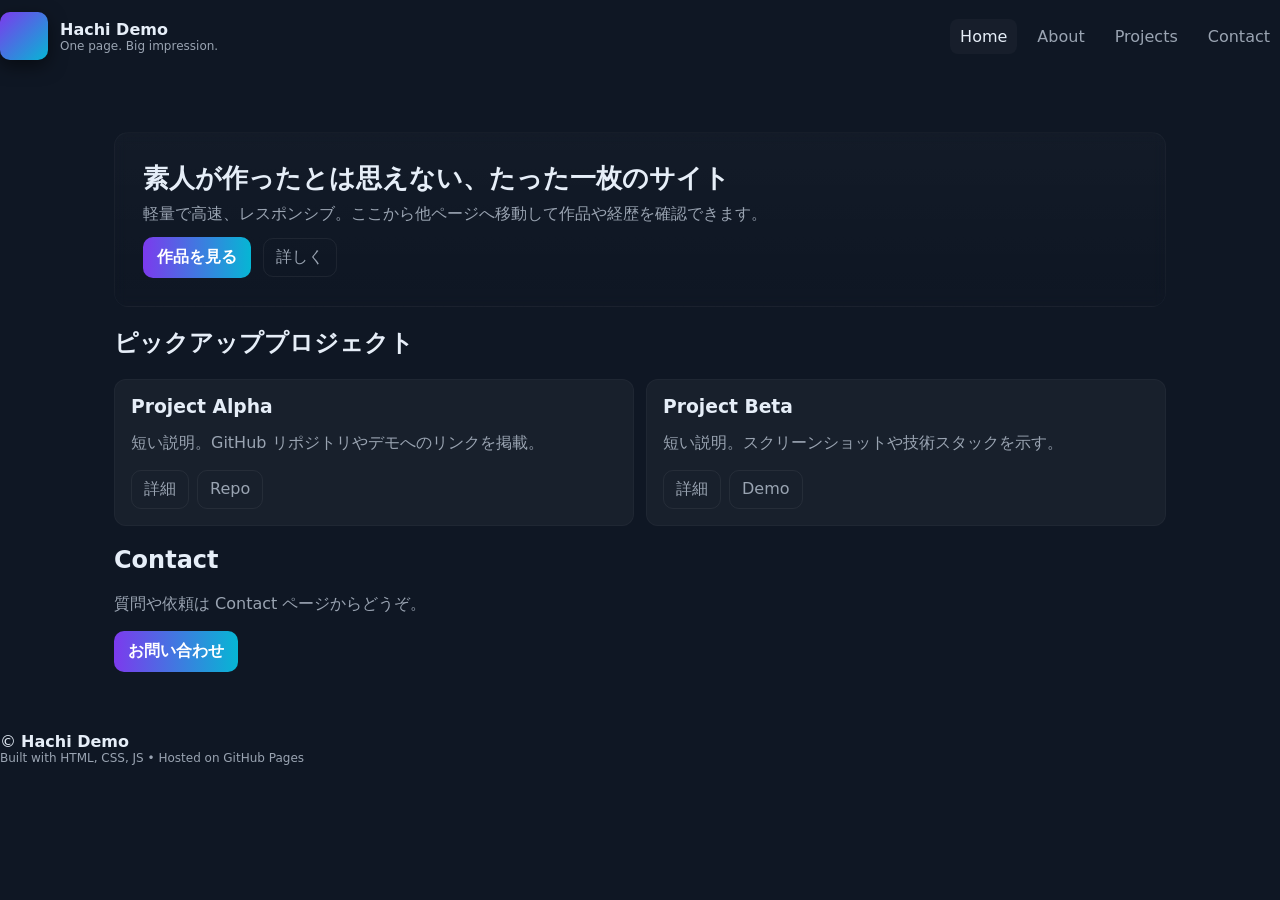
<file: index.html>
<!doctype html>
<html lang="ja">
<head>
  <meta charset="utf-8" />
  <meta name="viewport" content="width=device-width,initial-scale=1" />
  <title>Hachi Demo — Home</title>
  <meta name="description" content="One page demo site. Polished single-page design with multi-page structure." />
  <link rel="stylesheet" href="assets/style.css">
</head>
<body>
  <div id="site-header"></div>

  <main class="container" id="main" tabindex="-1">
    <section class="hero" id="home-hero" aria-labelledby="home-title">
      <h1 id="home-title">素人が作ったとは思えない、たった一枚のサイト</h1>
      <p class="lead">軽量で高速、レスポンシブ。ここから他ページへ移動して作品や経歴を確認できます。</p>
      <div class="cta-row">
        <a class="btn" href="projects.html">作品を見る</a>
        <a class="ghost" href="about.html">詳しく</a>
      </div>
    </section>

    <section class="preview" aria-labelledby="preview-title">
      <h2 id="preview-title">ピックアッププロジェクト</h2>
      <div class="cards" id="preview-cards">
        <article class="card">
          <h3>Project Alpha</h3>
          <p class="muted">短い説明。GitHub リポジトリやデモへのリンクを掲載。</p>
          <div class="card-row">
            <a class="ghost" href="projects.html#alpha">詳細</a>
            <a class="ghost" href="https://github.com/" target="_blank" rel="noopener">Repo</a>
          </div>
        </article>
        <article class="card">
          <h3>Project Beta</h3>
          <p class="muted">短い説明。スクリーンショットや技術スタックを示す。</p>
          <div class="card-row">
            <a class="ghost" href="projects.html#beta">詳細</a>
            <a class="ghost" href="https://example.com" target="_blank" rel="noopener">Demo</a>
          </div>
        </article>
      </div>
    </section>

    <section class="contact-preview" aria-labelledby="contact-title">
      <h2 id="contact-title">Contact</h2>
      <p class="muted">質問や依頼は Contact ページからどうぞ。</p>
      <a class="btn" href="contact.html">お問い合わせ</a>
    </section>
  </main>

  <div id="site-footer"></div>

  <script src="assets/main.js"></script>
</body>
</html>
</file>
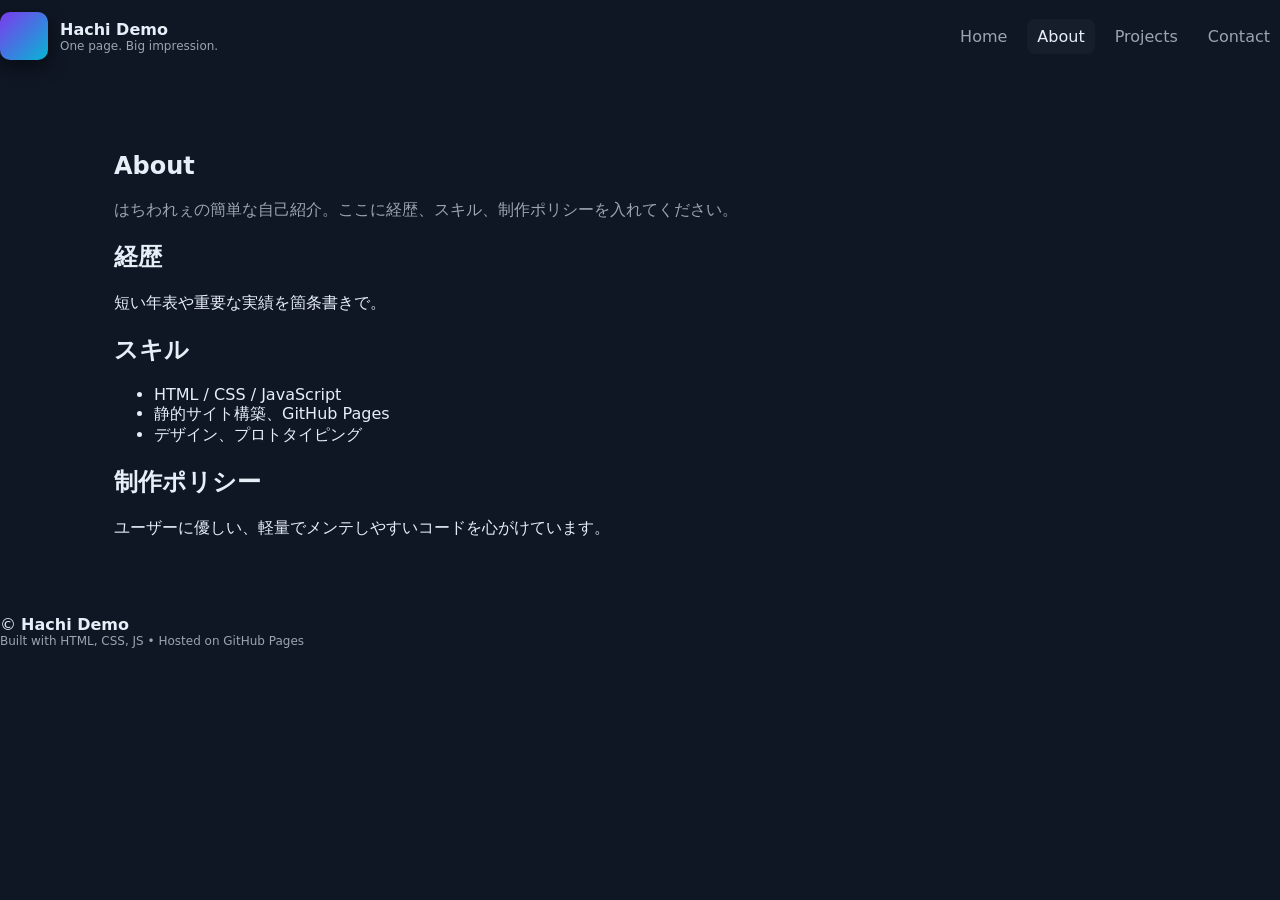
<file: about.html>
<!doctype html>
<html lang="ja">
<head>
  <meta charset="utf-8" />
  <meta name="viewport" content="width=device-width,initial-scale=1" />
  <title>Hachi Demo — About</title>
  <meta name="description" content="About page. Profile, skills and background." />
  <link rel="stylesheet" href="assets/style.css">
</head>
<body>
  <div id="site-header"></div>

  <main class="container">
    <article class="content">
      <h1>About</h1>
      <p class="muted">はちわれぇの簡単な自己紹介。ここに経歴、スキル、制作ポリシーを入れてください。</p>

      <section>
        <h2>経歴</h2>
        <p>短い年表や重要な実績を箇条書きで。</p>
      </section>

      <section>
        <h2>スキル</h2>
        <ul>
          <li>HTML / CSS / JavaScript</li>
          <li>静的サイト構築、GitHub Pages</li>
          <li>デザイン、プロトタイピング</li>
        </ul>
      </section>

      <section>
        <h2>制作ポリシー</h2>
        <p>ユーザーに優しい、軽量でメンテしやすいコードを心がけています。</p>
      </section>
    </article>
  </main>

  <div id="site-footer"></div>
  <script src="assets/main.js"></script>
</body>
</html>
</file>
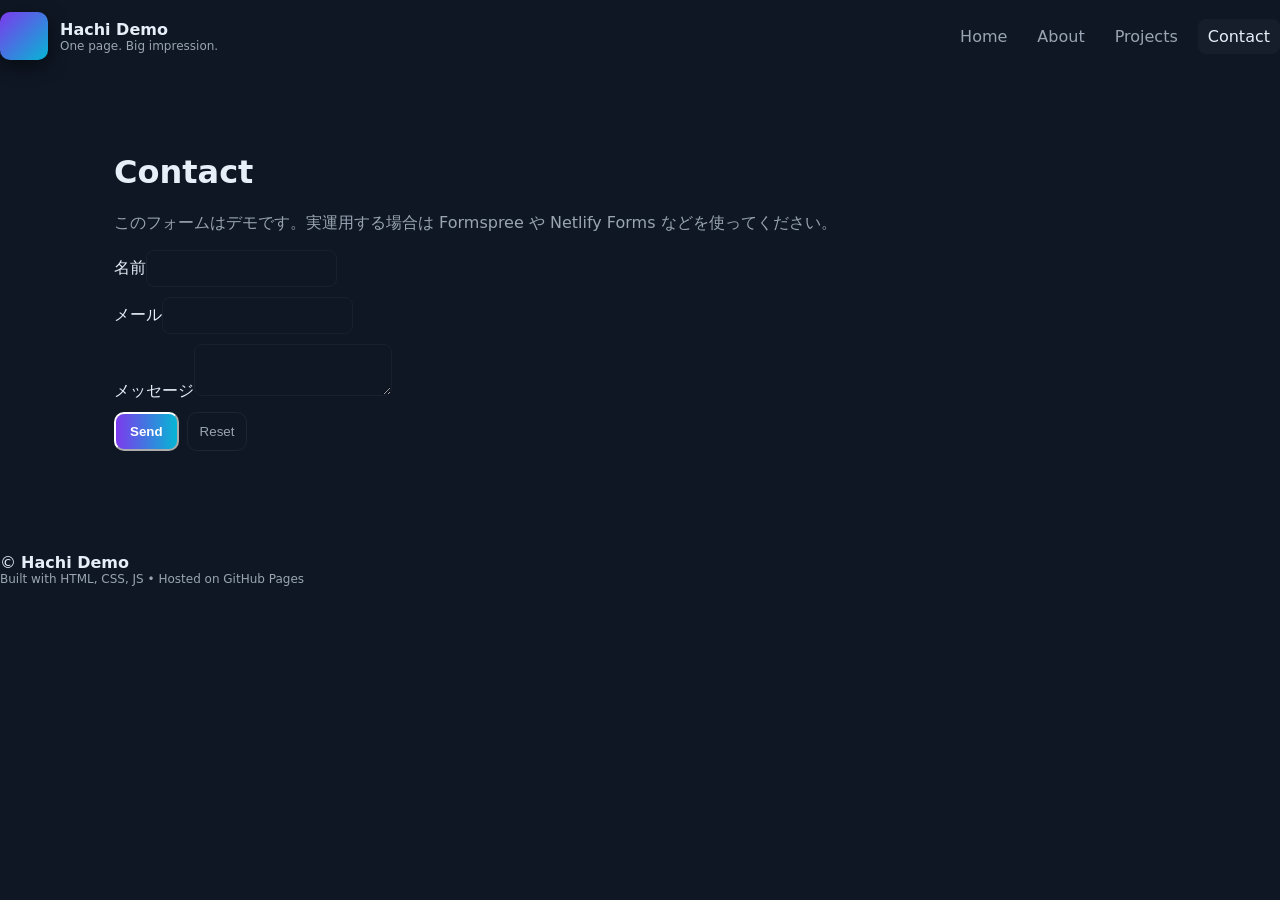
<file: contact.html>
<!doctype html>
<html lang="ja">
<head>
  <meta charset="utf-8" />
  <meta name="viewport" content="width=device-width,initial-scale=1" />
  <title>Hachi Demo — Contact</title>
  <meta name="description" content="Contact page. Use the form to reach out." />
  <link rel="stylesheet" href="assets/style.css">
</head>
<body>
  <div id="site-header"></div>

  <main class="container">
    <h1>Contact</h1>
    <p class="muted">このフォームはデモです。実運用する場合は Formspree や Netlify Forms などを使ってください。</p>

    <form id="contactForm" class="form" onsubmit="return false;">
      <label>名前<input id="c-name" class="input" required></label>
      <label>メール<input id="c-email" class="input" type="email" required></label>
      <label>メッセージ<textarea id="c-message" class="input" required></textarea></label>
      <div class="form-row">
        <button class="btn" id="c-send">Send</button>
        <button class="ghost" type="reset">Reset</button>
      </div>
      <p id="c-note" class="muted" aria-live="polite"></p>
    </form>
  </main>

  <div id="site-footer"></div>
  <script src="assets/main.js"></script>
  <script>
    document.getElementById('c-send').addEventListener('click', ()=>{
      const name = document.getElementById('c-name').value.trim();
      const email = document.getElementById('c-email').value.trim();
      const msg = document.getElementById('c-message').value.trim();
      if(!name || !email || !msg){ document.getElementById('c-note').textContent = '全て入力してください。'; return; }
      document.getElementById('c-note').textContent = '送信中…（デモ）';
      setTimeout(()=>{ document.getElementById('c-note').textContent = '送信完了。デモなので実際には送信されていません。'; }, 900);
    });
  </script>
</body>
</html>
</file>
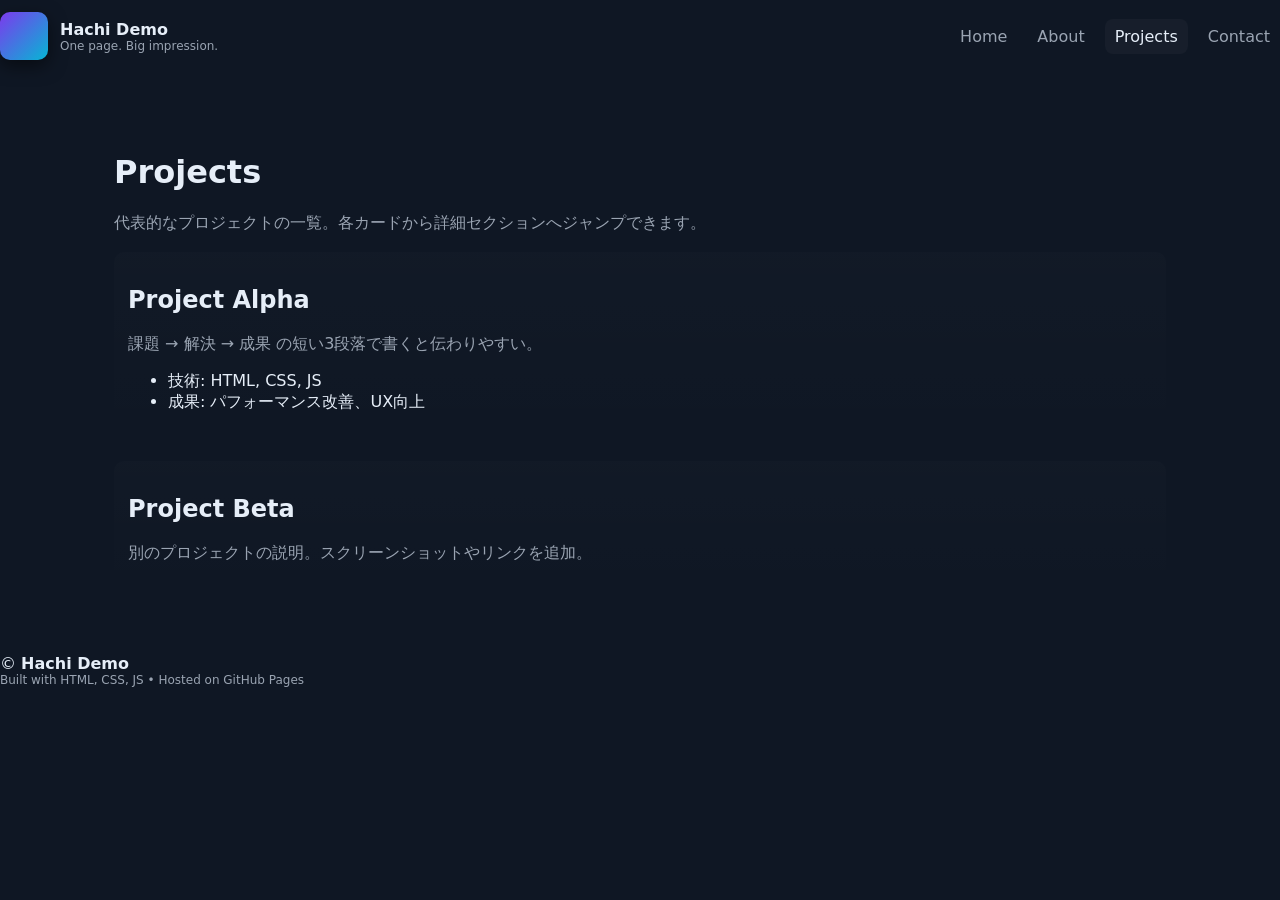
<file: projects.html>
<!doctype html>
<html lang="ja">
<head>
  <meta charset="utf-8" />
  <meta name="viewport" content="width=device-width,initial-scale=1" />
  <title>Hachi Demo — Projects</title>
  <meta name="description" content="Projects and case studies." />
  <link rel="stylesheet" href="assets/style.css">
</head>
<body>
  <div id="site-header"></div>

  <main class="container">
    <h1>Projects</h1>
    <p class="muted">代表的なプロジェクトの一覧。各カードから詳細セクションへジャンプできます。</p>

    <section id="alpha" class="project">
      <h2>Project Alpha</h2>
      <p class="muted">課題 → 解決 → 成果 の短い3段落で書くと伝わりやすい。</p>
      <ul>
        <li>技術: HTML, CSS, JS</li>
        <li>成果: パフォーマンス改善、UX向上</li>
      </ul>
    </section>

    <section id="beta" class="project">
      <h2>Project Beta</h2>
      <p class="muted">別のプロジェクトの説明。スクリーンショットやリンクを追加。</p>
    </section>
  </main>

  <div id="site-footer"></div>
  <script src="assets/main.js"></script>
</body>
</html>
</file>
<file: assets/style.css>
:root{
  --bg:#0f1724;
  --card: rgba(255,255,255,0.04);
  --muted:#9aa4b2;
  --accent:#7c3aed;
  --radius:12px;
  --maxw:1100px;
  color-scheme: dark;
}
[data-theme="light"]{
  --bg:#f6f8fb;
  --card: rgba(10,14,20,0.04);
  --muted:#556070;
  --accent:#6d28d9;
  color-scheme: light;
}
*{box-sizing:border-box}
html,body{height:100%;margin:0;font-family:Inter,system-ui,-apple-system,"Segoe UI",Roboto,"Helvetica Neue",Arial;background:var(--bg);color:#e6eef8;-webkit-font-smoothing:antialiased}
.container{max-width:var(--maxw);margin:36px auto;padding:24px}
.site-header{display:flex;align-items:center;justify-content:space-between;gap:16px;padding:12px 0}
.brand-link{display:flex;align-items:center;gap:12px;text-decoration:none;color:inherit}
.logo{width:48px;height:48px;border-radius:10px;background:linear-gradient(135deg,var(--accent),#06b6d4);box-shadow:0 6px 18px rgba(0,0,0,0.5)}
.brand-text strong{font-size:16px}
.small{font-size:12px}
.site-nav{display:flex;gap:10px}
.site-nav .nav{color:var(--muted);text-decoration:none;padding:8px 10px;border-radius:8px}
.site-nav .nav.active{background:rgba(255,255,255,0.03);color:inherit}

.hero{padding:28px;border-radius:14px;background:linear-gradient(180deg, rgba(255,255,255,0.02), transparent);backdrop-filter:blur(6px);border:1px solid rgba(255,255,255,0.03)}
.hero h1{margin:0 0 8px 0;font-size:26px}
.lead{color:var(--muted);margin:0 0 12px 0}
.cta-row{display:flex;gap:12px;align-items:center}
.btn{background:linear-gradient(90deg,var(--accent),#06b6d4);color:white;padding:10px 14px;border-radius:10px;text-decoration:none;font-weight:600;display:inline-block}
.ghost{background:transparent;border:1px solid rgba(255,255,255,0.06);color:var(--muted);padding:8px 12px;border-radius:10px;text-decoration:none}

.preview{margin-top:20px}
.cards{display:grid;grid-template-columns:repeat(auto-fit,minmax(240px,1fr));gap:12px}
.card{background:var(--card);padding:16px;border-radius:12px;border:1px solid rgba(255,255,255,0.03)}
.card h3{margin:0 0 6px 0}
.card-row{display:flex;gap:8px;margin-top:10px}

.project{margin-top:18px;padding:14px;background:linear-gradient(180deg, rgba(255,255,255,0.01), transparent);border-radius:10px}

.form{display:grid;gap:10px;max-width:640px}
.input{padding:10px;border-radius:8px;border:1px solid rgba(255,255,255,0.04);background:transparent;color:inherit}
.form-row{display:flex;gap:8px}

.muted{color:var(--muted)}
.footer{margin-top:28px}

@media (max-width:720px){
  .site-header{flex-direction:column;align-items:flex-start}
  .cta-row{flex-direction:column;align-items:stretch}
}
</file>
